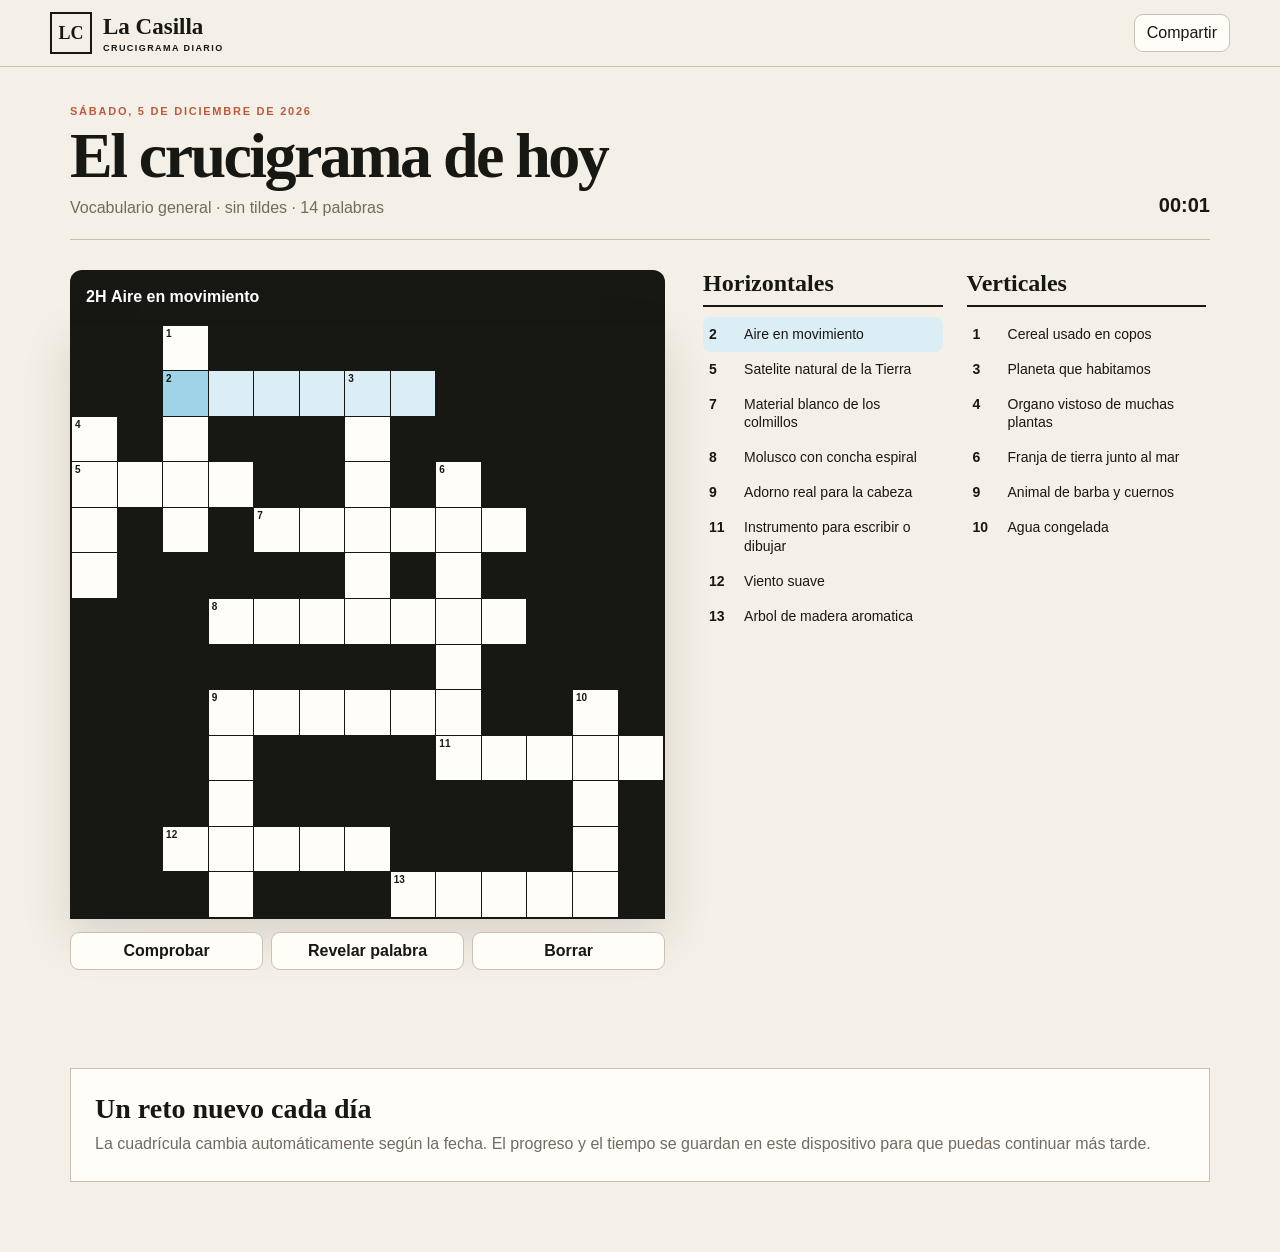
<file: la-casilla/index.html>
<!doctype html>
<html lang="es">
<head>
<meta charset="utf-8"><meta name="viewport" content="width=device-width,initial-scale=1,viewport-fit=cover">
<title>La Casilla · Crucigrama diario</title>
<meta name="description" content="Un crucigrama nuevo cada día, gratis y en español.">
<style>
:root{--bg:#f5f0e7;--paper:#fffdf8;--ink:#171714;--muted:#716b61;--line:#c9c1b5;--accent:#bd5a3d;--sel:#9fd4e8;--word:#dceef5;--bad:#d33f35}*{box-sizing:border-box}body{margin:0;background:var(--bg);color:var(--ink);font-family:Inter,-apple-system,BlinkMacSystemFont,"Segoe UI",sans-serif}button,input{font:inherit}button{cursor:pointer}.top{position:sticky;top:0;z-index:5;display:flex;align-items:center;justify-content:space-between;padding:12px max(16px,calc((100vw - 1180px)/2));border-bottom:1px solid var(--line);background:rgba(245,240,231,.94);backdrop-filter:blur(12px)}.brand{display:flex;align-items:center;gap:11px}.logo{width:42px;height:42px;border:2px solid var(--ink);display:grid;place-items:center;font:700 18px Georgia,serif}.brand b{font:700 23px Georgia,serif}.brand small{display:block;font-size:9px;font-weight:900;letter-spacing:.16em;margin-top:3px}.top button,.tools button{border:1px solid var(--line);background:var(--paper);border-radius:9px;padding:9px 12px;color:var(--ink)}main{max-width:1180px;margin:auto;padding:38px 20px 70px}.hero{display:flex;align-items:end;justify-content:space-between;gap:18px;padding-bottom:22px;border-bottom:1px solid var(--line)}.eyebrow{margin:0 0 8px;color:var(--accent);font-size:11px;font-weight:900;letter-spacing:.16em}.hero h1{margin:0;font:700 clamp(38px,6vw,64px)/.98 Georgia,serif;letter-spacing:-.04em}.meta{margin:11px 0 0;color:var(--muted)}.clock{font-variant-numeric:tabular-nums;font-weight:800;font-size:20px}.game{display:grid;grid-template-columns:minmax(0,1.08fr) minmax(320px,.92fr);gap:38px;padding-top:30px}.active{min-height:54px;padding:14px 16px;background:var(--ink);color:white;border-radius:12px 12px 0 0;display:flex;align-items:center;font-weight:650}.board{display:grid;grid-template-columns:repeat(13,1fr);gap:1px;background:var(--ink);padding:2px;aspect-ratio:1;box-shadow:0 18px 45px rgba(35,27,19,.14)}.cell{position:relative;background:var(--paper);min-width:0}.cell.block{background:var(--ink)}.cell.word{background:var(--word)}.cell.sel{background:var(--sel)}.cell.bad{box-shadow:inset 0 0 0 3px var(--bad)}.n{position:absolute;top:2px;left:3px;font-size:clamp(7px,1vw,10px);font-weight:850;z-index:2}.cell input{width:100%;height:100%;border:0;outline:0;background:transparent;text-align:center;text-transform:uppercase;padding-top:15%;font-size:clamp(15px,2.6vw,29px);font-weight:850;caret-color:transparent}.tools{display:flex;gap:8px;margin-top:13px}.tools button{flex:1;font-weight:750}.msg{min-height:22px;margin:10px 2px;color:var(--muted);font-size:14px}.clues{display:grid;grid-template-columns:1fr 1fr;gap:24px;max-height:760px;overflow:auto;padding-right:4px}.clues h2{margin:0 0 10px;padding-bottom:8px;border-bottom:2px solid var(--ink);font:700 24px Georgia,serif}.clues ol{list-style:none;margin:0;padding:0}.clues li{display:grid;grid-template-columns:28px 1fr;gap:7px;padding:8px 6px;border-radius:8px;line-height:1.35;font-size:14px;cursor:pointer}.clues li:hover,.clues li.on{background:var(--word)}.clues li.done{color:var(--muted);text-decoration:line-through}.num{font-weight:850}.foot{margin-top:56px;padding:24px;border:1px solid var(--line);background:var(--paper)}.foot h2{margin:0 0 7px;font:700 28px Georgia,serif}.foot p{margin:0;color:var(--muted);line-height:1.55}dialog{border:1px solid var(--line);border-radius:16px;background:var(--paper);color:var(--ink);padding:28px;width:min(470px,calc(100% - 30px));box-shadow:0 20px 60px rgba(0,0,0,.28)}dialog::backdrop{background:rgba(0,0,0,.52)}dialog h2{font:700 36px Georgia,serif;margin:0 0 10px}.primary{border:0;border-radius:9px;background:var(--accent);color:white;padding:11px 16px;font-weight:800}.share{white-space:pre-line;background:var(--bg);padding:14px;border:1px solid var(--line);margin:14px 0}.kbd{display:none}@media(max-width:900px){.game{grid-template-columns:1fr}.clues{max-height:none;overflow:visible}}@media(max-width:620px){main{padding:26px 10px 45px}.top{position:static}.brand b{font-size:20px}.brand small{display:none}.hero{align-items:start}.hero h1{font-size:40px}.meta{font-size:13px}.clock{font-size:17px}.game{padding-top:20px}.board{box-shadow:none}.cell input{font-size:clamp(16px,6vw,25px)}.clues{grid-template-columns:1fr}.tools{gap:5px}.tools button{font-size:13px;padding:10px 5px}.kbd{display:grid;grid-template-columns:repeat(9,1fr);gap:4px;margin-top:10px}.kbd button{border:0;border-radius:6px;background:#ddd6ca;padding:9px 1px;font-weight:800}.kbd .wide{grid-column:span 2}}
</style>
</head>
<body>
<header class="top"><div class="brand"><span class="logo">LC</span><span><b>La Casilla</b><small>CRUCIGRAMA DIARIO</small></span></div><button id="shareTop">Compartir</button></header>
<main>
<section class="hero"><div><p class="eyebrow" id="date"></p><h1>El crucigrama de hoy</h1><p class="meta"><span id="theme"></span> · sin tildes · <span id="count"></span></p></div><div class="clock" id="clock">00:00</div></section>
<section class="game"><div><div class="active" id="active"></div><div class="board" id="board" role="grid"></div><div class="kbd" id="kbd"></div><div class="tools"><button id="check">Comprobar</button><button id="reveal">Revelar palabra</button><button id="reset">Borrar</button></div><p class="msg" id="msg"></p></div><aside class="clues"><section><h2>Horizontales</h2><ol id="across"></ol></section><section><h2>Verticales</h2><ol id="down"></ol></section></aside></section>
<section class="foot"><h2>Un reto nuevo cada día</h2><p>La cuadrícula cambia automáticamente según la fecha. El progreso y el tiempo se guardan en este dispositivo para que puedas continuar más tarde.</p></section>
</main>
<dialog id="win"><p class="eyebrow">COMPLETADO</p><h2>¡Bien resuelto!</h2><p id="winText"></p><div class="share" id="result"></div><button class="primary" id="shareWin">Compartir resultado</button></dialog>
<script>
'use strict';
const N=13,TARGET=14,$=s=>document.querySelector(s),$$=s=>[...document.querySelectorAll(s)];
const WORDS=[['ABRIL','Mes de aguas mil'],['ACERO','Aleacion de hierro muy resistente'],['ACTOR','Interprete de cine o teatro'],['AGUA','Liquido esencial para la vida'],['ALBA','Primera luz del dia'],['ALERO','Borde saliente de un tejado'],['AMBAR','Resina fosil de tono dorado'],['ANCLA','Pieza que fija un barco al fondo'],['ARENA','Conjunto de granos de una playa'],['AROMA','Olor agradable'],['ASTRO','Cuerpo celeste'],['ATLAS','Coleccion de mapas'],['AVENA','Cereal usado en copos'],['BAILE','Movimiento ritmico con musica'],['BANCO','Asiento largo o entidad financiera'],['BARCO','Embarcacion'],['BOSQUE','Terreno poblado de arboles'],['BRISA','Viento suave'],['CABRA','Animal de barba y cuernos'],['CALOR','Sensacion opuesta al frio'],['CAMPO','Terreno fuera de la ciudad'],['CANAL','Via artificial para el agua'],['CANTO','Accion de usar la voz con musica'],['CARACOL','Molusco con concha espiral'],['CARTA','Mensaje escrito o naipe'],['CASA','Lugar donde se vive'],['CEDRO','Arbol de madera aromatica'],['CIELO','Espacio que vemos sobre nosotros'],['CINCO','Numero que sigue al cuatro'],['CLAVE','Dato necesario para acceder'],['COBRE','Metal rojizo y conductor'],['CORAL','Animal marino que forma arrecifes'],['CORONA','Adorno real para la cabeza'],['COSTA','Orilla del mar'],['DADO','Cubo usado en juegos de azar'],['DUNA','Monticulo de arena'],['ECO','Repeticion de un sonido'],['ENANO','De estatura muy baja'],['FARO','Torre luminosa para navegantes'],['FAUNA','Conjunto de animales de una region'],['FIBRA','Filamento o componente vegetal'],['FLOR','Organo vistoso de muchas plantas'],['FOCO','Lampara potente o centro de atencion'],['FUEGO','Combustion con llama'],['GATO','Felino domestico'],['GRANO','Semilla pequeña de cereal'],['HIELO','Agua congelada'],['HOGAR','Casa entendida como espacio familiar'],['ISLA','Tierra rodeada de agua'],['JUEGO','Actividad para divertirse'],['LAGO','Masa de agua rodeada de tierra'],['LAPIZ','Instrumento para escribir o dibujar'],['LIMON','Citrico de sabor acido'],['LITORAL','Franja de tierra junto al mar'],['LLAVE','Objeto que abre una cerradura'],['LUNA','Satelite natural de la Tierra'],['MAPA','Representacion de un territorio'],['MARFIL','Material blanco de los colmillos'],['NARIZ','Parte de la cara usada para oler'],['NIEVE','Agua helada que cae en copos'],['NORTE','Punto cardinal'],['NUBE','Masa visible de gotas en el cielo'],['OASIS','Zona fertil en el desierto'],['OLIVO','Arbol que produce aceitunas'],['ONDA','Perturbacion que se propaga'],['PALMA','Parte interior de la mano'],['PANEL','Superficie con controles o informacion'],['PAPEL','Material para escribir'],['PARQUE','Zona verde urbana'],['PERLA','Gema producida por algunos moluscos'],['PIANO','Instrumento de teclas'],['PIEDRA','Materia mineral dura'],['PINAR','Bosque de pinos'],['PLANO','Dibujo tecnico de un espacio'],['PLAYA','Orilla de arena junto al mar'],['PLUMA','Estructura que cubre a las aves'],['POEMA','Composicion literaria en verso'],['PRADO','Terreno cubierto de hierba'],['RADIO','Medio de comunicacion o hueso del brazo'],['RAMPA','Superficie inclinada'],['RELOJ','Instrumento que mide el tiempo'],['RIO','Corriente natural de agua'],['ROBLE','Arbol fuerte de hoja caduca'],['ROCA','Masa solida mineral'],['SALTO','Accion de despegarse del suelo'],['SELVA','Bosque tropical denso'],['SIERRA','Herramienta dentada o cordillera'],['SOLAR','Relacionado con el Sol'],['SONIDO','Sensacion producida por vibraciones'],['TABLA','Pieza plana de madera'],['TARDE','Parte del dia tras el mediodia'],['TEATRO','Arte escenico y edificio donde se representa'],['TIERRA','Planeta que habitamos'],['TORRE','Construccion alta y estrecha'],['TRIGO','Cereal usado para hacer pan'],['VALLE','Terreno bajo entre montanas'],['VELA','Cilindro de cera con mecha'],['VERDE','Color de muchas hojas'],['VIAJE','Desplazamiento a otro lugar'],['VIENTO','Aire en movimiento'],['ZORRO','Mamifero de cola espesa']];
const THEMES=['Palabras cotidianas','Naturaleza y cultura','Un poco de todo','Vocabulario general'];
let S={grid:null,entries:[],selected:null,active:null,dir:'A',values:{},bad:new Set(),secs:0,done:false,timer:null};
const key=(r,c)=>r+'-'+c,day=()=>new Date().toISOString().slice(0,10);
function hash(s){let h=2166136261;for(const ch of s){h^=ch.charCodeAt(0);h=Math.imul(h,16777619)}return h>>>0}
function rng(seed){let x=seed||1;return()=>{x^=x<<13;x^=x>>>17;x^=x<<5;return(x>>>0)/4294967296}}
function shuffle(a,r){a=[...a];for(let i=a.length-1;i;i--){const j=Math.floor(r()*(i+1));[a[i],a[j]]=[a[j],a[i]]}return a}
function canPlace(g,w,r,c,d,first=false){const dr=d==='D',dc=d==='A';if(r<0||c<0||r+dr*(w.length-1)>=N||c+dc*(w.length-1)>=N)return 0;const br=r-dr,bc=c-dc,ar=r+dr*w.length,ac=c+dc*w.length;if(g[br]?.[bc]||g[ar]?.[ac])return 0;let cross=0;for(let i=0;i<w.length;i++){const rr=r+dr*i,cc=c+dc*i,cell=g[rr][cc];if(cell&&cell.ch!==w[i])return 0;if(cell)cross++;else if(d==='A'&&(g[rr-1]?.[cc]||g[rr+1]?.[cc]))return 0;else if(d==='D'&&(g[rr]?.[cc-1]||g[rr]?.[cc+1]))return 0}return first?1:cross}
function put(g,item,r,c,d){const e={id:'e'+Math.random().toString(36).slice(2),answer:item[0],clue:item[1],r,c,d,cells:[]};for(let i=0;i<item[0].length;i++){const rr=r+(d==='D'?i:0),cc=c+(d==='A'?i:0);g[rr][cc]??={ch:item[0][i],entries:[]};g[rr][cc].entries.push(e.id);e.cells.push(key(rr,cc))}return e}
function generate(date){const r=rng(hash(date)),g=Array.from({length:N},()=>Array(N).fill(null)),pool=shuffle(WORDS,r).sort((a,b)=>b[0].length-a[0].length),entries=[];const first=pool.shift(),c=Math.floor((N-first[0].length)/2);entries.push(put(g,first,Math.floor(N/2),c,'A'));for(const item of pool){if(entries.length>=TARGET)break;const opts=[];for(let i=0;i<item[0].length;i++)for(let rr=0;rr<N;rr++)for(let cc=0;cc<N;cc++){const cell=g[rr][cc];if(!cell||cell.ch!==item[0][i])continue;for(const d of ['A','D']){const sr=rr-(d==='D'?i:0),sc=cc-(d==='A'?i:0),score=canPlace(g,item[0],sr,sc,d);if(score)opts.push({sr,sc,d,score:score*10-r()})}}opts.sort((a,b)=>b.score-a.score);if(opts[0])entries.push(put(g,item,opts[0].sr,opts[0].sc,opts[0].d))}const starts={};for(const e of entries)starts[key(e.r,e.c)]=1;let n=0;for(let rr=0;rr<N;rr++)for(let cc=0;cc<N;cc++)if(starts[key(rr,cc)])starts[key(rr,cc)]=++n;for(const e of entries)e.num=starts[key(e.r,e.c)];entries.sort((a,b)=>a.num-b.num||(a.d>b.d?1:-1));return{g,entries}}
function answer(k){const[r,c]=k.split('-').map(Number);return S.grid[r][c]?.ch||''}
function save(){localStorage.setItem('laCasilla:'+day(),JSON.stringify({v:S.values,s:S.secs,d:S.done}))}
function load(){try{const x=JSON.parse(localStorage.getItem('laCasilla:'+day())||'{}');S.values=x.v||{};S.secs=x.s||0;S.done=!!x.d}catch{}}
function render(){const b=$('#board');b.innerHTML='';for(let r=0;r<N;r++)for(let c=0;c<N;c++){const data=S.grid[r][c],el=document.createElement('div');el.className='cell'+(data?'':' block');el.dataset.k=key(r,c);if(data){const starts=S.entries.filter(e=>e.r===r&&e.c===c);if(starts.length){const n=document.createElement('span');n.className='n';n.textContent=starts[0].num;el.append(n)}const input=document.createElement('input');input.maxLength=1;input.value=S.values[key(r,c)]||'';input.readOnly=true;input.onclick=()=>pick(r,c);input.onkeydown=keys;el.append(input)}b.append(el)}for(const id of ['across','down'])$('#'+id).innerHTML='';for(const e of S.entries){const li=document.createElement('li');li.dataset.e=e.id;li.innerHTML='<span class="num">'+e.num+'</span><span>'+e.clue+'</span>';li.onclick=()=>selectEntry(e.id);$('#'+(e.d==='A'?'across':'down')).append(li)}const kb=$('#kbd');for(const l of 'ABCDEFGHIJKLMNOPQRSTUVWXYZ'){const bt=document.createElement('button');bt.textContent=l;bt.onclick=()=>type(l);kb.append(bt)}const del=document.createElement('button');del.textContent='⌫';del.className='wide';del.onclick=erase;kb.append(del)}
function entry(id){return S.entries.find(e=>e.id===id)}
function pick(r,c){const k=key(r,c),es=S.grid[r][c].entries.map(entry);if(S.selected===k&&es.length>1)S.dir=S.dir==='A'?'D':'A';S.selected=k;const e=es.find(x=>x.d===S.dir)||es[0];S.active=e.id;S.dir=e.d;refresh()}
function selectEntry(id){const e=entry(id);S.active=id;S.dir=e.d;S.selected=e.cells.find(k=>!S.values[k])||e.cells[0];refresh();focus()}
function refresh(){const e=entry(S.active);$$('.cell').forEach(x=>{x.classList.remove('sel','word','bad');if(e?.cells.includes(x.dataset.k))x.classList.add('word');if(x.dataset.k===S.selected)x.classList.add('sel');if(S.bad.has(x.dataset.k))x.classList.add('bad')});$$('.clues li').forEach(li=>li.classList.toggle('on',li.dataset.e===S.active));if(e)$('#active').innerHTML='<b>'+e.num+(e.d==='A'?'H':'V')+'&nbsp;</b> '+e.clue;for(const x of S.entries){const done=x.cells.every(k=>S.values[k]===answer(k));document.querySelector('[data-e="'+x.id+'"]').classList.toggle('done',done)}}
function focus(){document.querySelector('.cell[data-k="'+S.selected+'"] input')?.focus({preventScroll:true})}
function type(ch){if(S.done||!S.selected)return;ch=ch.toUpperCase().normalize('NFD').replace(/[\u0300-\u036f]/g,'').replace(/[^A-Z]/g,'');if(!ch)return;S.values[S.selected]=ch.slice(-1);document.querySelector('.cell[data-k="'+S.selected+'"] input').value=S.values[S.selected];S.bad.delete(S.selected);move(1);save();solved()}
function erase(){if(S.done||!S.selected)return;if(S.values[S.selected]){delete S.values[S.selected];document.querySelector('.cell[data-k="'+S.selected+'"] input').value=''}else{move(-1);delete S.values[S.selected];document.querySelector('.cell[data-k="'+S.selected+'"] input').value=''}save();refresh()}
function move(step){const e=entry(S.active),i=e.cells.indexOf(S.selected),k=e.cells[i+step];if(k)S.selected=k;else{const list=S.entries.filter(x=>x.d===S.dir),j=list.findIndex(x=>x.id===e.id),n=list[(j+(step>0?1:list.length-1))%list.length];S.active=n.id;S.selected=n.cells.find(k=>!S.values[k])||n.cells[0]}refresh();focus()}
function spatial(dr,dc){let[r,c]=S.selected.split('-').map(Number);do{r+=dr;c+=dc;if(r<0||c<0||r>=N||c>=N)return}while(!S.grid[r][c]);S.dir=dc?'A':'D';pick(r,c);focus()}
function keys(e){if(/^[a-zA-ZáéíóúÁÉÍÓÚ]$/.test(e.key)){e.preventDefault();type(e.key)}else if(['Backspace','Delete'].includes(e.key)){e.preventDefault();erase()}else if(e.key==='ArrowLeft'){e.preventDefault();spatial(0,-1)}else if(e.key==='ArrowRight'){e.preventDefault();spatial(0,1)}else if(e.key==='ArrowUp'){e.preventDefault();spatial(-1,0)}else if(e.key==='ArrowDown'){e.preventDefault();spatial(1,0)}else if(e.key==='Tab'||e.key===' '){e.preventDefault();pick(...S.selected.split('-').map(Number))}}
function check(){S.bad.clear();for(const[k,v]of Object.entries(S.values))if(v!==answer(k))S.bad.add(k);$('#msg').textContent=S.bad.size?S.bad.size+' casilla(s) incorrecta(s).':'No hay errores en las casillas rellenadas.';refresh()}
function reveal(){const e=entry(S.active);if(!e)return;for(const k of e.cells){S.values[k]=answer(k);document.querySelector('.cell[data-k="'+k+'"] input').value=answer(k)}S.bad.clear();save();refresh();solved()}
function reset(){if(!confirm('¿Borrar todo el progreso de hoy?'))return;S.values={};S.bad.clear();$$('.cell input').forEach(i=>i.value='');save();refresh()}
function all(){const a=[];for(let r=0;r<N;r++)for(let c=0;c<N;c++)if(S.grid[r][c])a.push(key(r,c));return a}
function solved(){if(!all().every(k=>S.values[k]===answer(k)))return;S.done=true;clearInterval(S.timer);save();const txt='La Casilla · '+day()+'\n'+fmt(S.secs)+' · '+S.entries.length+' palabras\n⬛⬛⬛⬛⬛';$('#winText').textContent='Tiempo: '+fmt(S.secs);$('#result').textContent=txt;$('#win').showModal()}
function fmt(s){return String(Math.floor(s/60)).padStart(2,'0')+':'+String(s%60).padStart(2,'0')}
async function share(){const text='La Casilla · '+day()+'\n'+fmt(S.secs)+' · '+S.entries.length+' palabras';try{if(navigator.share)await navigator.share({title:'La Casilla',text,url:location.href});else{await navigator.clipboard.writeText(text+'\n'+location.href);$('#msg').textContent='Resultado copiado.'}}catch{}}
function init(){const p=generate(day());S.grid=p.g;S.entries=p.entries;load();render();$('#date').textContent=new Intl.DateTimeFormat('es-ES',{weekday:'long',day:'numeric',month:'long',year:'numeric'}).format(new Date()).toUpperCase();$('#theme').textContent=THEMES[hash(day())%THEMES.length];$('#count').textContent=S.entries.length+' palabras';$('#clock').textContent=fmt(S.secs);const first=S.entries.find(e=>e.d==='A')||S.entries[0];selectEntry(first.id);if(!S.done)S.timer=setInterval(()=>{S.secs++;$('#clock').textContent=fmt(S.secs);if(S.secs%5===0)save();if(day()!==new Date().toISOString().slice(0,10))location.reload()},1000);$('#check').onclick=check;$('#reveal').onclick=reveal;$('#reset').onclick=reset;$('#shareTop').onclick=share;$('#shareWin').onclick=share}
document.addEventListener('DOMContentLoaded',init);
</script>
</body></html>
</file>
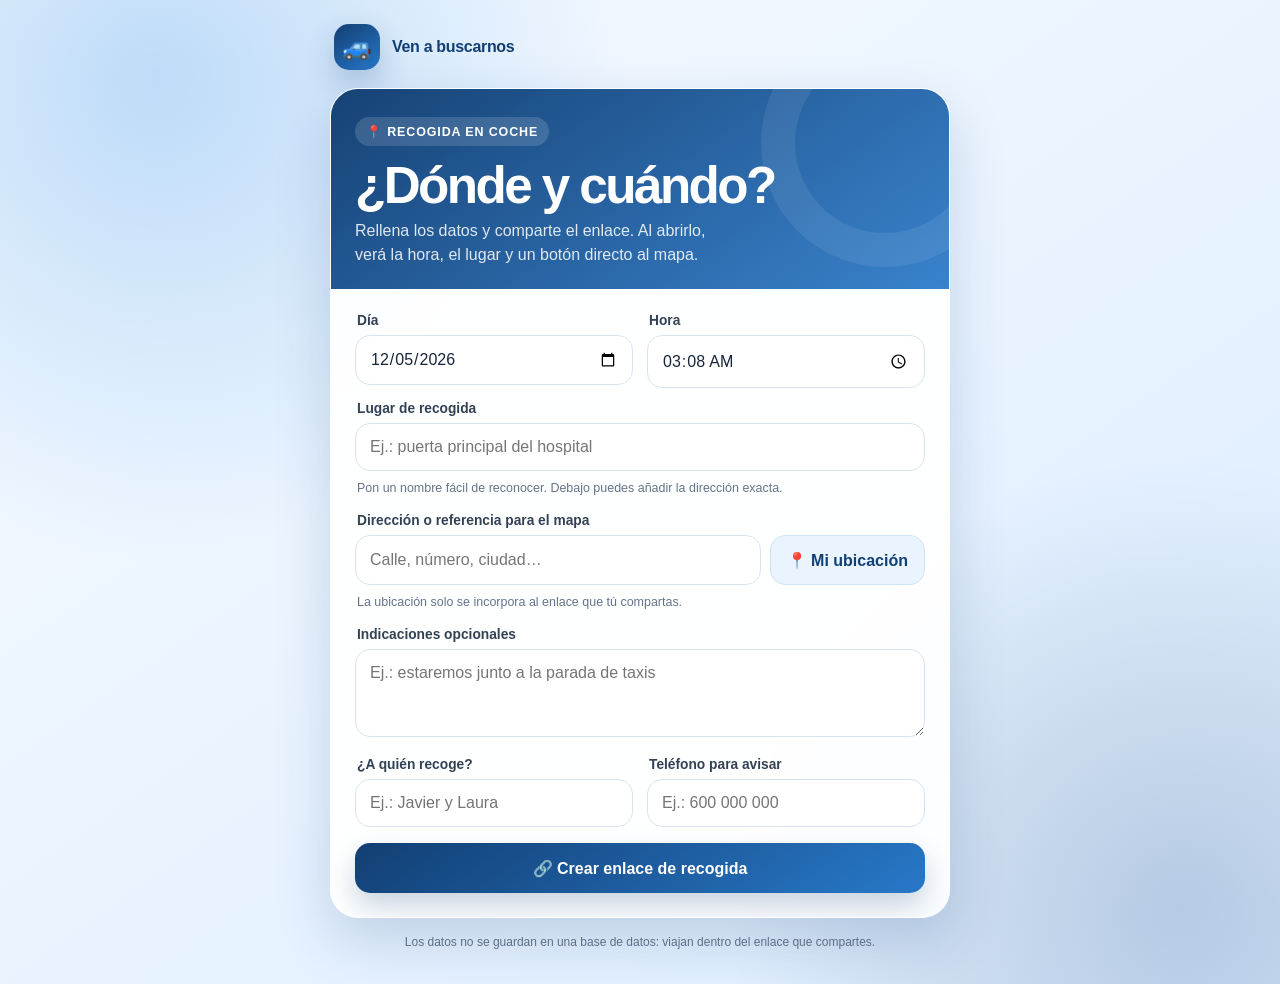
<file: recogida/index.html>
<!doctype html>
<html lang="es">
<head>
  <meta charset="utf-8" />
  <meta name="viewport" content="width=device-width, initial-scale=1, viewport-fit=cover" />
  <meta name="theme-color" content="#123f73" />
  <meta name="description" content="Crea y comparte los datos de una recogida en coche." />
  <title>Ven a buscarnos</title>
  <style>
    :root {
      color-scheme: light;
      --navy: #123f73;
      --blue: #2878c8;
      --sky: #eaf4ff;
      --ink: #17253a;
      --muted: #64748b;
      --line: #d8e3ef;
      --surface: rgba(255,255,255,.94);
      --success: #16794e;
      --danger: #b42318;
      --shadow: 0 22px 55px rgba(18,63,115,.18);
      font-family: Inter, ui-sans-serif, -apple-system, BlinkMacSystemFont, "Segoe UI", sans-serif;
    }
    * { box-sizing: border-box; }
    body {
      margin: 0;
      min-height: 100vh;
      color: var(--ink);
      background:
        radial-gradient(circle at 12% 8%, rgba(91,166,236,.36), transparent 30rem),
        radial-gradient(circle at 92% 92%, rgba(18,63,115,.2), transparent 28rem),
        linear-gradient(145deg, #f8fbff 0%, #eaf4ff 48%, #dcecff 100%);
      padding: max(22px, env(safe-area-inset-top)) 16px max(32px, env(safe-area-inset-bottom));
    }
    button, input, textarea { font: inherit; }
    button, a { -webkit-tap-highlight-color: transparent; }
    .shell { width: min(100%, 620px); margin: 0 auto; }
    .brand {
      display: flex;
      align-items: center;
      gap: 12px;
      margin: 2px 4px 18px;
      color: var(--navy);
      font-weight: 850;
      letter-spacing: -.02em;
    }
    .brand-mark {
      width: 46px;
      height: 46px;
      border-radius: 15px;
      display: grid;
      place-items: center;
      background: linear-gradient(145deg, var(--navy), var(--blue));
      box-shadow: 0 12px 30px rgba(18,63,115,.24);
      color: white;
      font-size: 24px;
    }
    .card {
      background: var(--surface);
      border: 1px solid rgba(255,255,255,.72);
      border-radius: 28px;
      box-shadow: var(--shadow);
      overflow: hidden;
      backdrop-filter: blur(18px);
    }
    .hero {
      padding: 28px 24px 22px;
      background: linear-gradient(145deg, rgba(18,63,115,.98), rgba(40,120,200,.92));
      color: white;
      position: relative;
      isolation: isolate;
    }
    .hero::after {
      content: "";
      position: absolute;
      width: 180px;
      height: 180px;
      right: -60px;
      top: -70px;
      border-radius: 50%;
      border: 34px solid rgba(255,255,255,.08);
      z-index: -1;
    }
    .eyebrow {
      display: inline-flex;
      align-items: center;
      gap: 7px;
      padding: 7px 11px;
      border-radius: 999px;
      background: rgba(255,255,255,.14);
      font-size: .78rem;
      font-weight: 800;
      text-transform: uppercase;
      letter-spacing: .07em;
    }
    h1 {
      margin: 15px 0 8px;
      font-size: clamp(2rem, 8vw, 3.2rem);
      line-height: .98;
      letter-spacing: -.05em;
    }
    .hero p {
      margin: 0;
      max-width: 42ch;
      color: rgba(255,255,255,.86);
      line-height: 1.5;
    }
    .content { padding: 24px; }
    .grid {
      display: grid;
      grid-template-columns: 1fr 1fr;
      gap: 14px;
    }
    .field { margin-bottom: 16px; }
    .field:last-child { margin-bottom: 0; }
    label {
      display: block;
      font-size: .86rem;
      font-weight: 800;
      color: #334155;
      margin: 0 0 7px 2px;
    }
    input, textarea {
      width: 100%;
      border: 1px solid var(--line);
      border-radius: 15px;
      padding: 14px 14px;
      background: #fff;
      color: var(--ink);
      outline: none;
      transition: border-color .18s ease, box-shadow .18s ease, transform .18s ease;
    }
    textarea { min-height: 88px; resize: vertical; }
    input:focus, textarea:focus {
      border-color: #4d97dc;
      box-shadow: 0 0 0 4px rgba(40,120,200,.13);
    }
    .input-row {
      display: grid;
      grid-template-columns: 1fr auto;
      gap: 9px;
      align-items: stretch;
    }
    .button {
      border: 0;
      border-radius: 15px;
      min-height: 50px;
      padding: 12px 16px;
      display: inline-flex;
      align-items: center;
      justify-content: center;
      gap: 9px;
      text-decoration: none;
      font-weight: 850;
      cursor: pointer;
      transition: transform .14s ease, filter .14s ease, box-shadow .14s ease;
    }
    .button:active { transform: translateY(1px) scale(.99); }
    .button:hover { filter: brightness(1.03); }
    .button-primary {
      width: 100%;
      color: white;
      background: linear-gradient(145deg, var(--navy), var(--blue));
      box-shadow: 0 14px 28px rgba(18,63,115,.22);
    }
    .button-secondary {
      color: var(--navy);
      background: var(--sky);
      border: 1px solid #cfe4f8;
    }
    .button-ghost {
      color: #38506d;
      background: #f5f8fb;
      border: 1px solid #e1e8ef;
    }
    .button-green {
      color: white;
      background: linear-gradient(145deg, #16794e, #20a76b);
      box-shadow: 0 14px 28px rgba(22,121,78,.18);
    }
    .helper {
      margin: 8px 2px 0;
      color: var(--muted);
      font-size: .78rem;
      line-height: 1.45;
    }
    .status {
      display: none;
      margin: 14px 0 0;
      padding: 12px 14px;
      border-radius: 13px;
      font-size: .86rem;
      font-weight: 750;
    }
    .status.show { display: block; }
    .status.ok { color: var(--success); background: #eaf8f1; }
    .status.error { color: var(--danger); background: #fff0ee; }
    .viewer { display: none; }
    body.is-viewer .creator { display: none; }
    body.is-viewer .viewer { display: block; }
    .pickup-summary { padding: 0; overflow: hidden; }
    .pickup-top {
      padding: 28px 24px 24px;
      color: white;
      background: linear-gradient(145deg, #123f73, #2878c8);
      position: relative;
    }
    .pickup-icon {
      width: 64px;
      height: 64px;
      display: grid;
      place-items: center;
      border-radius: 21px;
      background: rgba(255,255,255,.14);
      font-size: 34px;
      margin-bottom: 18px;
    }
    .pickup-top h1 { margin: 0 0 9px; }
    .pickup-top p { margin: 0; color: rgba(255,255,255,.85); }
    .countdown {
      margin-top: 18px;
      display: inline-flex;
      align-items: center;
      gap: 8px;
      padding: 9px 12px;
      border-radius: 12px;
      background: rgba(255,255,255,.14);
      font-weight: 800;
      font-size: .9rem;
    }
    .details { padding: 23px; }
    .detail {
      display: grid;
      grid-template-columns: 48px 1fr;
      gap: 14px;
      padding: 15px 0;
      border-bottom: 1px solid #e7edf3;
    }
    .detail:first-child { padding-top: 0; }
    .detail:last-of-type { border-bottom: 0; }
    .detail-icon {
      width: 48px;
      height: 48px;
      display: grid;
      place-items: center;
      border-radius: 15px;
      background: var(--sky);
      color: var(--navy);
      font-size: 23px;
    }
    .detail-label {
      display: block;
      color: var(--muted);
      font-size: .78rem;
      font-weight: 800;
      text-transform: uppercase;
      letter-spacing: .06em;
      margin-bottom: 4px;
    }
    .detail-value {
      font-size: 1.12rem;
      line-height: 1.35;
      font-weight: 850;
      overflow-wrap: anywhere;
    }
    .detail-subvalue {
      display: block;
      margin-top: 4px;
      color: var(--muted);
      font-size: .9rem;
      line-height: 1.4;
      overflow-wrap: anywhere;
    }
    .actions { display: grid; gap: 10px; margin-top: 18px; }
    .actions.two { grid-template-columns: 1fr 1fr; }
    .mini-actions {
      display: grid;
      grid-template-columns: 1fr 1fr;
      gap: 10px;
      margin-top: 10px;
    }
    .footer-note {
      text-align: center;
      color: var(--muted);
      font-size: .75rem;
      margin: 16px 8px 0;
      line-height: 1.45;
    }
    .hidden { display: none !important; }
    @media (max-width: 520px) {
      .grid, .actions.two, .mini-actions { grid-template-columns: 1fr; }
      .card { border-radius: 23px; }
      .hero, .content, .pickup-top, .details { padding-left: 19px; padding-right: 19px; }
      .input-row { grid-template-columns: 1fr; }
      .input-row .button { width: 100%; }
    }
    @media (prefers-reduced-motion: reduce) {
      * { scroll-behavior: auto !important; transition: none !important; }
    }
  </style>
</head>
<body>
  <main class="shell">
    <div class="brand">
      <div class="brand-mark" aria-hidden="true">🚙</div>
      <div>Ven a buscarnos</div>
    </div>
    <section class="card creator" aria-labelledby="creator-title">
      <header class="hero">
        <span class="eyebrow">📍 Recogida en coche</span>
        <h1 id="creator-title">¿Dónde y cuándo?</h1>
        <p>Rellena los datos y comparte el enlace. Al abrirlo, verá la hora, el lugar y un botón directo al mapa.</p>
      </header>
      <form class="content" id="pickup-form">
        <div class="grid">
          <div class="field">
            <label for="date">Día</label>
            <input id="date" name="date" type="date" required />
          </div>
          <div class="field">
            <label for="time">Hora</label>
            <input id="time" name="time" type="time" required />
          </div>
        </div>
        <div class="field">
          <label for="place">Lugar de recogida</label>
          <input id="place" name="place" type="text" autocomplete="street-address" placeholder="Ej.: puerta principal del hospital" required maxlength="100" />
          <p class="helper">Pon un nombre fácil de reconocer. Debajo puedes añadir la dirección exacta.</p>
        </div>
        <div class="field">
          <label for="address">Dirección o referencia para el mapa</label>
          <div class="input-row">
            <input id="address" name="address" type="text" autocomplete="street-address" placeholder="Calle, número, ciudad…" maxlength="180" />
            <button type="button" class="button button-secondary" id="location-button">📍 Mi ubicación</button>
          </div>
          <p class="helper" id="location-help">La ubicación solo se incorpora al enlace que tú compartas.</p>
        </div>
        <div class="field">
          <label for="note">Indicaciones opcionales</label>
          <textarea id="note" name="note" placeholder="Ej.: estaremos junto a la parada de taxis" maxlength="220"></textarea>
        </div>
        <div class="grid">
          <div class="field">
            <label for="from">¿A quién recoge?</label>
            <input id="from" name="from" type="text" placeholder="Ej.: Javier y Laura" maxlength="60" />
          </div>
          <div class="field">
            <label for="phone">Teléfono para avisar</label>
            <input id="phone" name="phone" type="tel" inputmode="tel" autocomplete="tel" placeholder="Ej.: 600 000 000" maxlength="24" />
          </div>
        </div>
        <input type="hidden" id="latitude" />
        <input type="hidden" id="longitude" />
        <button class="button button-primary" type="submit">🔗 Crear enlace de recogida</button>
        <div class="status" id="form-status" role="status" aria-live="polite"></div>
      </form>
    </section>
    <section class="card viewer pickup-summary" aria-labelledby="viewer-title">
      <header class="pickup-top">
        <div class="pickup-icon" aria-hidden="true">🚗</div>
        <h1 id="viewer-title">Ven a buscarnos</h1>
        <p id="viewer-subtitle">Te esperamos para la recogida.</p>
        <div class="countdown" id="countdown">⏳ Calculando…</div>
      </header>
      <div class="details">
        <div class="detail">
          <div class="detail-icon" aria-hidden="true">🕒</div>
          <div>
            <span class="detail-label">Hora</span>
            <span class="detail-value" id="view-time"></span>
            <span class="detail-subvalue" id="view-date"></span>
          </div>
        </div>
        <div class="detail">
          <div class="detail-icon" aria-hidden="true">📍</div>
          <div>
            <span class="detail-label">Lugar de recogida</span>
            <span class="detail-value" id="view-place"></span>
            <span class="detail-subvalue" id="view-address"></span>
          </div>
        </div>
        <div class="detail hidden" id="note-detail">
          <div class="detail-icon" aria-hidden="true">💬</div>
          <div>
            <span class="detail-label">Indicaciones</span>
            <span class="detail-value" id="view-note"></span>
          </div>
        </div>
        <div class="actions two">
          <a class="button button-primary" id="google-maps" href="#" target="_blank" rel="noopener">🗺️ Google Maps</a>
          <a class="button button-secondary" id="apple-maps" href="#" target="_blank" rel="noopener"> Apple Maps</a>
        </div>
        <div class="mini-actions">
          <a class="button button-green hidden" id="whatsapp-button" href="#" target="_blank" rel="noopener">✅ Voy de camino</a>
          <a class="button button-ghost hidden" id="call-button" href="#">📞 Llamar</a>
        </div>
        <div class="actions">
          <button class="button button-ghost" id="share-view" type="button">↗️ Compartir esta recogida</button>
          <button class="button button-ghost" id="new-pickup" type="button">＋ Crear otra recogida</button>
        </div>
      </div>
    </section>
    <p class="footer-note">Los datos no se guardan en una base de datos: viajan dentro del enlace que compartes.</p>
  </main>
  <script>
    (() => {
      'use strict';
      const $ = (selector) => document.querySelector(selector);
      const params = new URLSearchParams(window.location.search);
      const form = $('#pickup-form');
      const status = $('#form-status');
      const dateInput = $('#date');
      const timeInput = $('#time');
      const latInput = $('#latitude');
      const lonInput = $('#longitude');
      const locationHelp = $('#location-help');
      const pad = (value) => String(value).padStart(2, '0');
      function localDateString(date) {
        return `${date.getFullYear()}-${pad(date.getMonth() + 1)}-${pad(date.getDate())}`;
      }
      function setDefaults() {
        const now = new Date();
        const later = new Date(now.getTime() + 60 * 60 * 1000);
        dateInput.value = localDateString(later);
        timeInput.value = `${pad(later.getHours())}:${pad(later.getMinutes())}`;
      }
      function showStatus(message, type = 'ok') {
        status.textContent = message;
        status.className = `status show ${type}`;
      }
      function canonicalBase() {
        return `${window.location.origin}${window.location.pathname}`;
      }
      async function shareLink(url, title = 'Recogida en coche') {
        const shareData = { title, text: 'Aquí tienes la hora y el lugar de recogida.', url };
        if (navigator.share && (!navigator.canShare || navigator.canShare(shareData))) {
          await navigator.share(shareData);
          return 'shared';
        }
        if (navigator.clipboard && window.isSecureContext) {
          await navigator.clipboard.writeText(url);
          return 'copied';
        }
        window.prompt('Copia este enlace:', url);
        return 'prompt';
      }
      $('#location-button').addEventListener('click', () => {
        if (!navigator.geolocation) {
          showStatus('Este dispositivo no permite obtener la ubicación. Puedes escribir la dirección manualmente.', 'error');
          return;
        }
        const button = $('#location-button');
        button.disabled = true;
        button.textContent = 'Localizando…';
        locationHelp.textContent = 'Esperando la ubicación del teléfono…';
        navigator.geolocation.getCurrentPosition(
          ({ coords }) => {
            latInput.value = coords.latitude.toFixed(6);
            lonInput.value = coords.longitude.toFixed(6);
            if (!$('#address').value.trim()) {
              $('#address').value = 'Ubicación exacta compartida desde el teléfono';
            }
            locationHelp.textContent = '✓ Ubicación exacta añadida al enlace.';
            button.textContent = '✓ Ubicación añadida';
            button.disabled = false;
          },
          (error) => {
            const message = error.code === 1
              ? 'No se concedió permiso de ubicación. Escribe la dirección manualmente.'
              : 'No se pudo obtener la ubicación. Escribe la dirección manualmente.';
            locationHelp.textContent = message;
            button.textContent = '📍 Mi ubicación';
            button.disabled = false;
          },
          { enableHighAccuracy: true, timeout: 12000, maximumAge: 60000 }
        );
      });
      form.addEventListener('submit', async (event) => {
        event.preventDefault();
        if (!form.reportValidity()) return;
        const values = {
          d: dateInput.value,
          t: timeInput.value,
          p: $('#place').value.trim(),
          a: $('#address').value.trim(),
          n: $('#note').value.trim(),
          f: $('#from').value.trim(),
          ph: $('#phone').value.trim(),
          lat: latInput.value,
          lon: lonInput.value
        };
        const query = new URLSearchParams();
        Object.entries(values).forEach(([key, value]) => {
          if (value) query.set(key, value);
        });
        const url = `${canonicalBase()}?${query.toString()}`;
        try {
          const result = await shareLink(url);
          if (result === 'copied') showStatus('Enlace copiado. Ya puedes pegarlo en WhatsApp.');
          if (result === 'shared') showStatus('Enlace listo para compartir.');
          if (result === 'prompt') showStatus('Copia el enlace mostrado y envíalo.');
        } catch (error) {
          if (error && error.name === 'AbortError') return;
          showStatus('No se pudo compartir automáticamente. Mantén pulsado el enlace de la barra del navegador para copiarlo.', 'error');
        }
      });
      function digitsOnly(phone) {
        let digits = String(phone || '').replace(/\D/g, '');
        if (digits.length === 9 && /^[6789]/.test(digits)) digits = `34${digits}`;
        return digits;
      }
      function formatPickupDate(dateString) {
        const [year, month, day] = dateString.split('-').map(Number);
        const date = new Date(year, month - 1, day);
        return new Intl.DateTimeFormat('es-ES', {
          weekday: 'long',
          day: 'numeric',
          month: 'long',
          year: date.getFullYear() !== new Date().getFullYear() ? 'numeric' : undefined
        }).format(date);
      }
      function pickupDateTime(dateString, timeString) {
        const [year, month, day] = dateString.split('-').map(Number);
        const [hour, minute] = timeString.split(':').map(Number);
        return new Date(year, month - 1, day, hour, minute, 0, 0);
      }
      function updateCountdown(target) {
        const element = $('#countdown');
        const render = () => {
          const diff = target.getTime() - Date.now();
          const absoluteMinutes = Math.floor(Math.abs(diff) / 60000);
          if (diff < -60 * 60 * 1000) {
            element.textContent = '✓ La hora de recogida ya pasó';
            return;
          }
          if (diff <= 0) {
            element.textContent = '🚗 Es la hora de recogida';
            return;
          }
          const days = Math.floor(absoluteMinutes / 1440);
          const hours = Math.floor((absoluteMinutes % 1440) / 60);
          const minutes = absoluteMinutes % 60;
          const parts = [];
          if (days) parts.push(`${days} d`);
          if (hours) parts.push(`${hours} h`);
          parts.push(`${minutes} min`);
          element.textContent = `⏳ Faltan ${parts.join(' ')}`;
        };
        render();
        window.setInterval(render, 30000);
      }
      function buildMapLinks(place, address, lat, lon) {
        const textQuery = address || place;
        const hasCoords = Number.isFinite(Number(lat)) && Number.isFinite(Number(lon)) && lat !== '' && lon !== '';
        const googleQuery = hasCoords ? `${lat},${lon}` : textQuery;
        const appleUrl = hasCoords
          ? `https://maps.apple.com/?ll=${encodeURIComponent(`${lat},${lon}`)}&q=${encodeURIComponent(place)}`
          : `https://maps.apple.com/?q=${encodeURIComponent(textQuery)}`;
        $('#google-maps').href = `https://www.google.com/maps/search/?api=1&query=${encodeURIComponent(googleQuery)}`;
        $('#apple-maps').href = appleUrl;
      }
      function renderViewer() {
        const date = params.get('d');
        const time = params.get('t');
        const place = params.get('p');
        if (!date || !time || !place) {
          setDefaults();
          return;
        }
        document.body.classList.add('is-viewer');
        const address = params.get('a') || '';
        const note = params.get('n') || '';
        const from = params.get('f') || '';
        const phone = params.get('ph') || '';
        const lat = params.get('lat') || '';
        const lon = params.get('lon') || '';
        const target = pickupDateTime(date, time);
        $('#viewer-title').textContent = from ? `Recogida de ${from}` : 'Ven a buscarnos';
        $('#viewer-subtitle').textContent = 'Aquí tienes todos los datos para llegar sin complicaciones.';
        $('#view-time').textContent = `${time} h`;
        $('#view-date').textContent = formatPickupDate(date);
        $('#view-place').textContent = place;
        $('#view-address').textContent = address || (lat && lon ? 'Ubicación exacta incluida en el mapa' : 'Pulsa el botón del mapa para llegar');
        if (note) {
          $('#note-detail').classList.remove('hidden');
          $('#view-note').textContent = note;
        }
        buildMapLinks(place, address, lat, lon);
        updateCountdown(target);
        if (phone) {
          const digits = digitsOnly(phone);
          if (digits) {
            const whatsapp = $('#whatsapp-button');
            const call = $('#call-button');
            const message = `Voy de camino. Llegaré al punto de recogida de ${place} para las ${time}.`;
            whatsapp.href = `https://wa.me/${digits}?text=${encodeURIComponent(message)}`;
            call.href = `tel:${phone.replace(/\s/g, '')}`;
            whatsapp.classList.remove('hidden');
            call.classList.remove('hidden');
          }
        }
      }
      $('#share-view').addEventListener('click', async () => {
        try {
          await shareLink(window.location.href, 'Datos de recogida');
        } catch (error) {
          if (!error || error.name !== 'AbortError') {
            window.prompt('Copia este enlace:', window.location.href);
          }
        }
      });
      $('#new-pickup').addEventListener('click', () => {
        window.location.href = canonicalBase();
      });
      renderViewer();
    })();
  </script>
</body>
</html>
</file>
